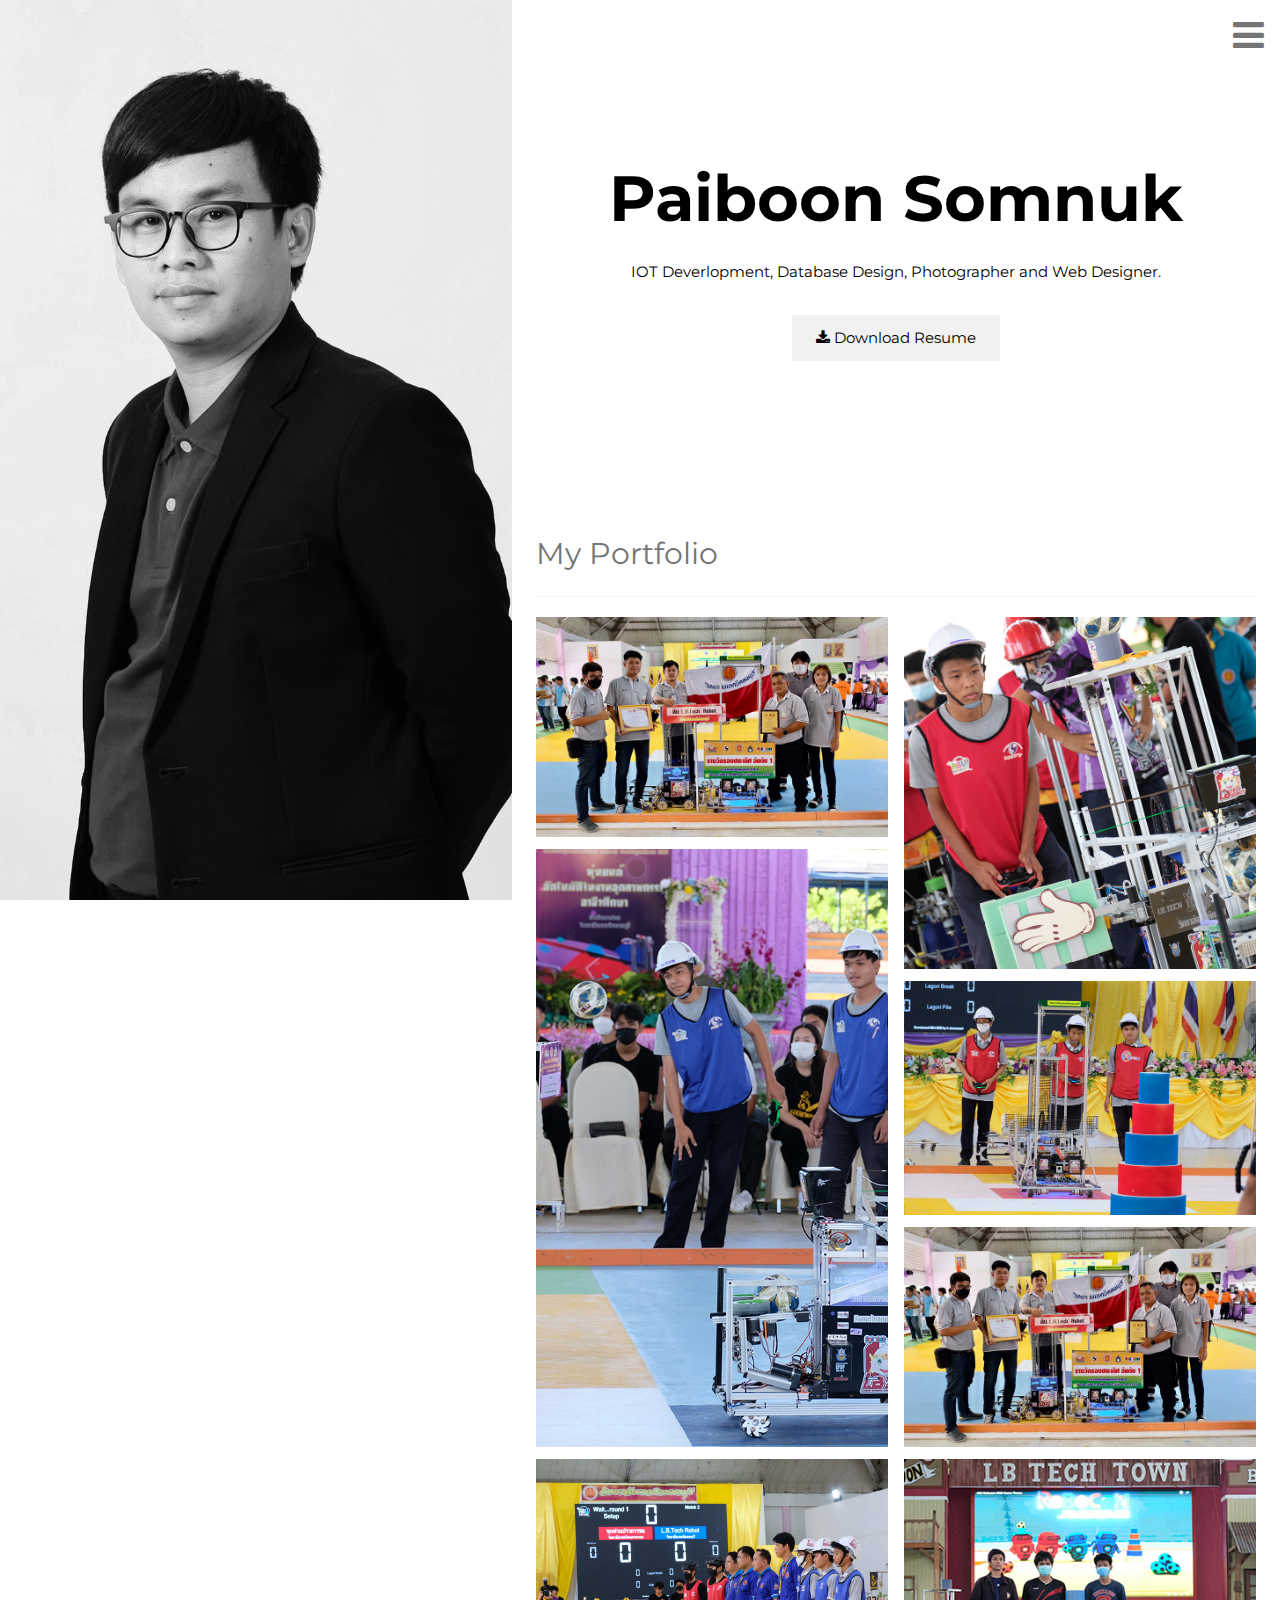
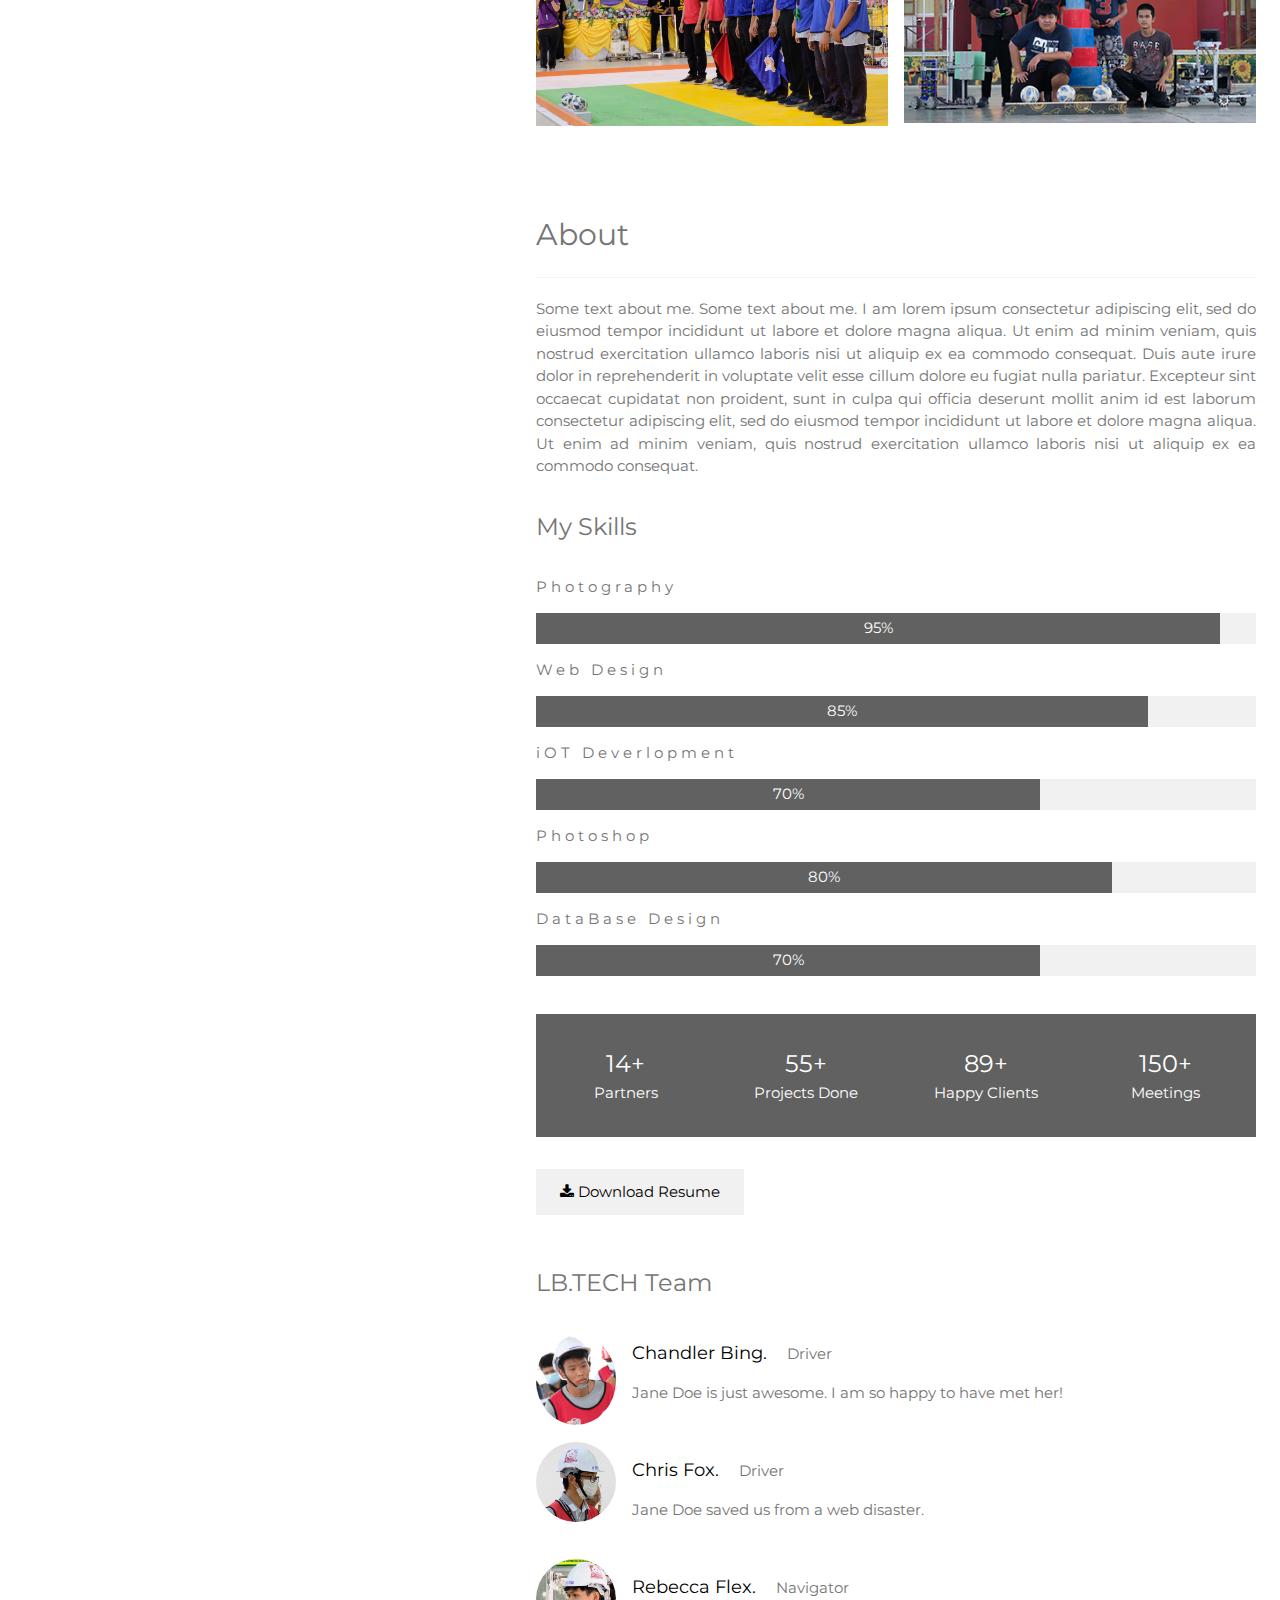
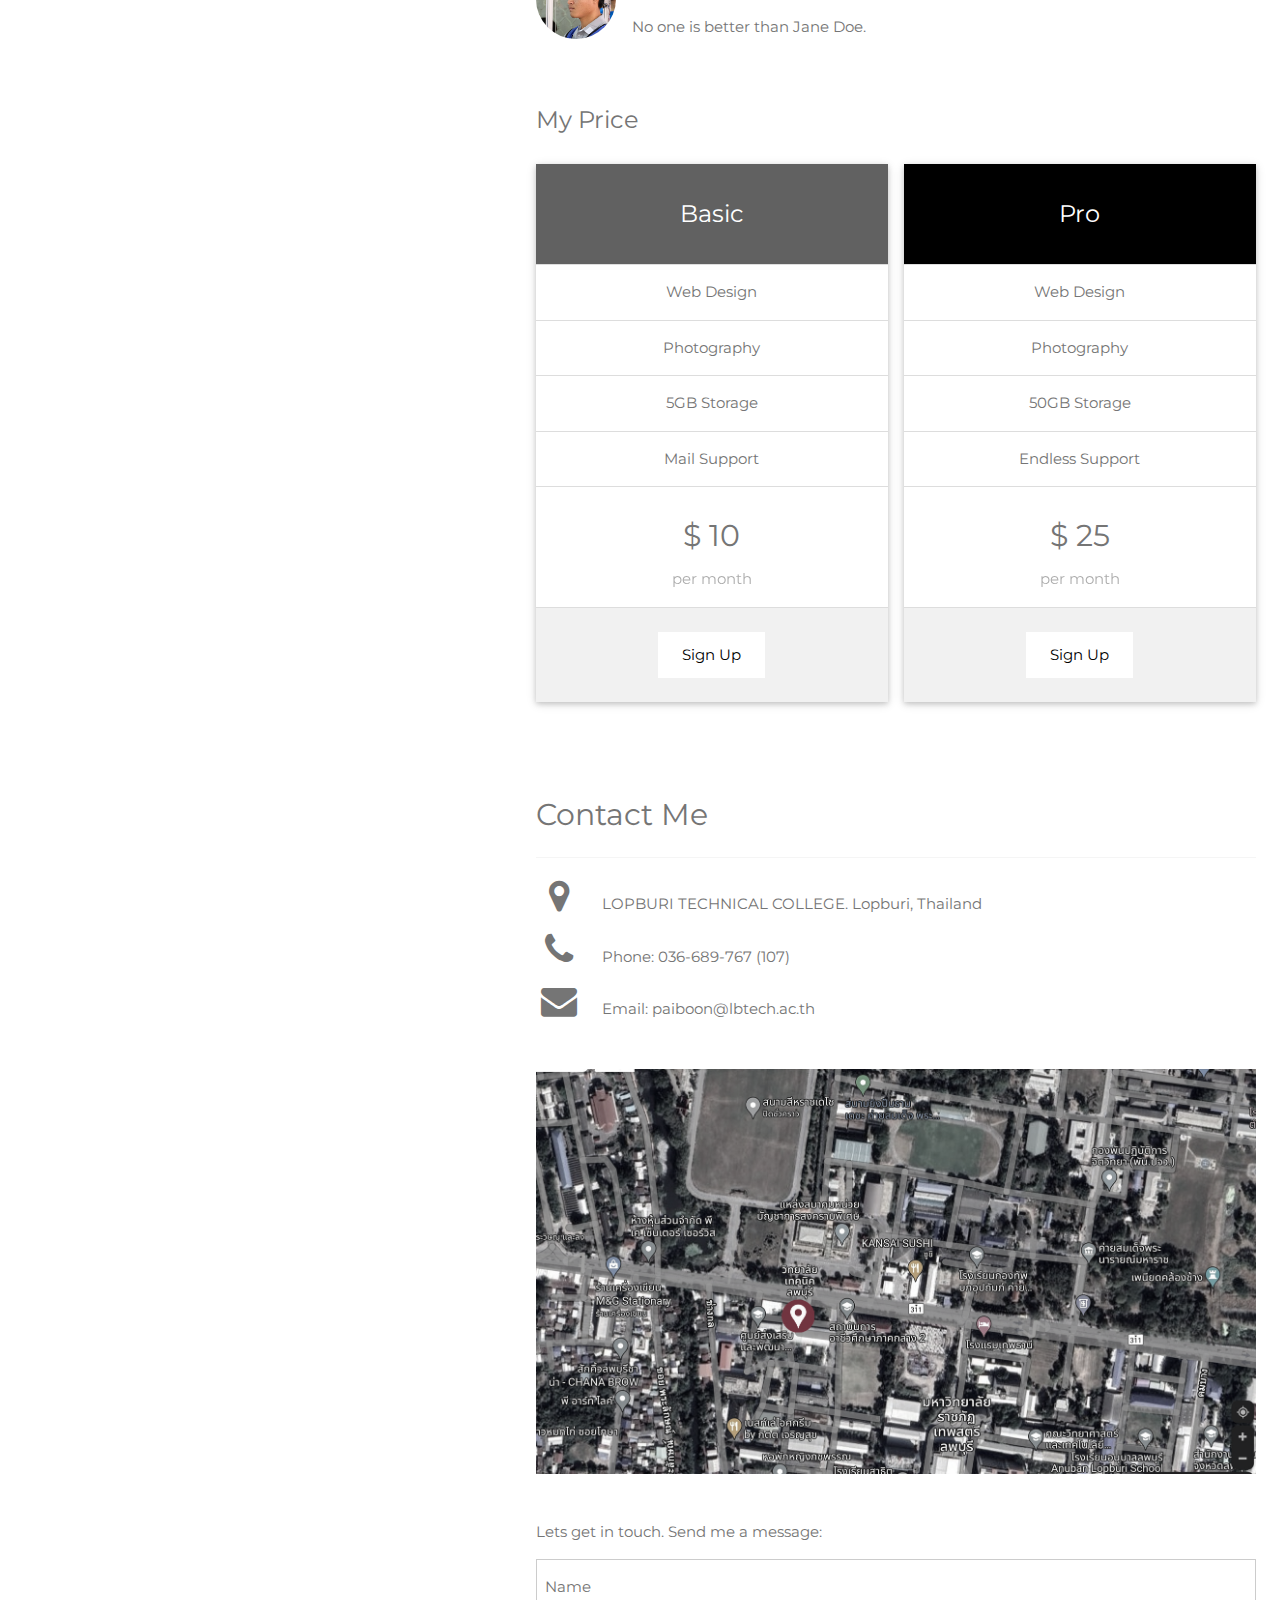
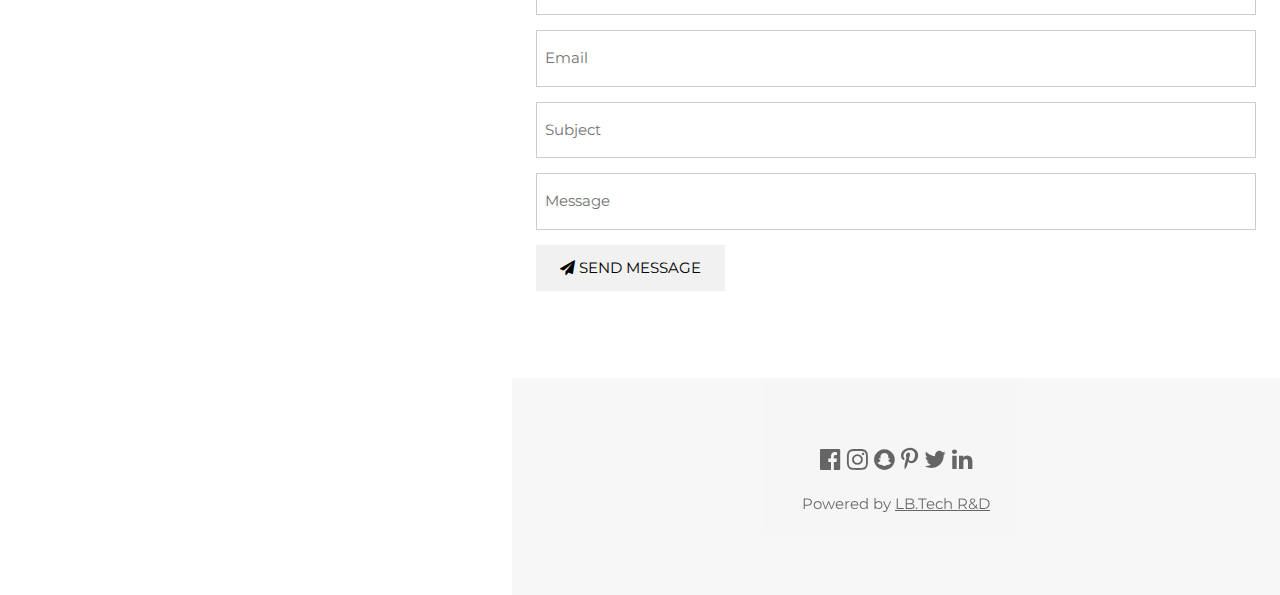
<file: index.html>
<!DOCTYPE html>
<html>
<head>
<title>My Frist Portfolio Template</title>
<meta charset="UTF-8">
<meta name="viewport" content="width=device-width, initial-scale=1">

<!-- Font Family and icon -->
<link rel="stylesheet" href="https://fonts.googleapis.com/css?family=Montserrat">
<link rel="stylesheet" href="https://cdnjs.cloudflare.com/ajax/libs/font-awesome/4.7.0/css/font-awesome.min.css">

<!-- Main CSS by w3.css -->
<link rel="stylesheet" href="w3.css">

<style>
body, h1,h2,h3,h4,h5,h6 {font-family: "Montserrat", sans-serif}
.w3-row-padding img {margin-bottom: 12px}
.bgimg {
  background-position: center;
  background-repeat: no-repeat;
  background-size: cover;
  background-image: url('images/profile_01.jpg');
  min-height: 100%;
}
</style>
</head>
<body>

<!-- Sidebar with image -->
<nav class="w3-sidebar w3-hide-medium w3-hide-small" style="width:40%">
  <div class="bgimg"></div>
</nav>

<!-- Hidden Sidebar (reveals when clicked on menu icon)-->
<nav class="w3-sidebar w3-black w3-animate-right w3-xxlarge" style="display:none;padding-top:150px;right:0;z-index:2" id="mySidebar">
  <a href="javascript:void(0)" onclick="closeNav()" class="w3-button w3-black w3-xxxlarge w3-display-topright" style="padding:0 12px;">
    <i class="fa fa-remove"></i>
  </a>
  <div class="w3-bar-block w3-center">
    <a href="#" class="w3-bar-item w3-button w3-text-grey w3-hover-black" onclick="closeNav()">Home</a>
    <a href="#portfolio" class="w3-bar-item w3-button w3-text-grey w3-hover-black" onclick="closeNav()">Portfolio</a>
    <a href="#about" class="w3-bar-item w3-button w3-text-grey w3-hover-black" onclick="closeNav()">About</a>
    <a href="#contact" class="w3-bar-item w3-button w3-text-grey w3-hover-black" onclick="closeNav()">Contact</a>
  </div>
</nav>

<!-- Page Content -->
<div class="w3-main w3-padding-large" style="margin-left:40%">

  <!-- Menu icon to open sidebar -->
  <span class="w3-button w3-top w3-white w3-xxlarge w3-text-grey w3-hover-text-black" style="width:auto;right:0;" onclick="openNav()"><i class="fa fa-bars"></i></span>

  <!-- Header -->
  <header class="w3-container w3-center" style="padding:128px 16px" id="home">
    <h1 class="w3-jumbo"><b>Paiboon Somnuk</b></h1>
    <p>IOT Deverlopment, Database Design, Photographer and Web Designer.</p>
    <img src="images/profile_01.jpg" class="w3-image w3-hide-large w3-hide-small w3-round" style="display:block;width:60%;margin:auto;">
    <img src="images/profile_01.jpg" class="w3-image w3-hide-large w3-hide-medium w3-round" width="1000" height="1333">
    <button class="w3-button w3-light-grey w3-padding-large w3-margin-top">
      <i class="fa fa-download"></i> Download Resume
    </button>
  </header>

  <!-- Portfolio Section -->
  <div class="w3-padding-32 w3-content" id="portfolio">
    <h2 class="w3-text-grey">My Portfolio</h2>
    <hr class="w3-opacity">

    <!-- Grid for photos -->
    <div class="w3-row-padding" style="margin:0 -16px">
      <div class="w3-half">
        <img src="images/wedding.jpg" style="width:100%">
        <img src="images/rocks.jpg" style="width:100%">
        <img src="images/sailboat.jpg" style="width:100%">
      </div>

      <div class="w3-half">
        <img src="images/underwater.jpg" style="width:100%">
        <img src="images/chef.jpg" style="width:100%">
        <img src="images/wedding.jpg" style="width:100%">
        <img src="images/p6.jpg" style="width:100%">
      </div>
    <!-- End photo grid -->
    </div>
  <!-- End Portfolio Section -->
  </div>

  <!-- About Section -->
  <div class="w3-content w3-justify w3-text-grey w3-padding-32" id="about">
    <h2>About</h2>
    <hr class="w3-opacity">
    <p>Some text about me. Some text about me. I am lorem ipsum consectetur adipiscing elit, sed do eiusmod tempor incididunt ut labore et dolore magna aliqua. Ut enim ad minim veniam, quis nostrud exercitation ullamco laboris nisi ut aliquip ex ea commodo
      consequat. Duis aute irure dolor in reprehenderit in voluptate velit esse cillum dolore eu fugiat nulla pariatur. Excepteur sint occaecat cupidatat non proident, sunt in culpa qui officia deserunt mollit anim id est laborum consectetur adipiscing
      elit, sed do eiusmod tempor incididunt ut labore et dolore magna aliqua. Ut enim ad minim veniam, quis nostrud exercitation ullamco laboris nisi ut aliquip ex ea commodo consequat.
    </p>
    <h3 class="w3-padding-16">My Skills</h3>
    <p class="w3-wide">Photography</p>
    <div class="w3-light-grey">
      <div class="w3-container w3-center w3-padding-small w3-dark-grey" style="width:95%">95%</div>
    </div>
    <p class="w3-wide">Web Design</p>
    <div class="w3-light-grey">
      <div class="w3-container w3-center w3-padding-small w3-dark-grey" style="width:85%">85%</div>
    </div>
    <p class="w3-wide">iOT Deverlopment</p>
    <div class="w3-light-grey">
      <div class="w3-container w3-center w3-padding-small w3-dark-grey" style="width:70%">70%</div>
    </div>
    <p class="w3-wide">Photoshop</p>
    <div class="w3-light-grey">
      <div class="w3-container w3-center w3-padding-small w3-dark-grey" style="width:80%">80%</div>
    </div>
    <p class="w3-wide">DataBase Design</p>
    <div class="w3-light-grey">
      <div class="w3-container w3-center w3-padding-small w3-dark-grey" style="width:70%">70%</div>
    </div>
    <br>

    <div class="w3-row w3-center w3-dark-grey w3-padding-16 w3-section">
      <div class="w3-quarter w3-section">
        <span class="w3-xlarge">14+</span><br>
        Partners
      </div>
      <div class="w3-quarter w3-section">
        <span class="w3-xlarge">55+</span><br>
        Projects Done
      </div>
      <div class="w3-quarter w3-section">
        <span class="w3-xlarge">89+</span><br>
        Happy Clients
      </div>
      <div class="w3-quarter w3-section">
        <span class="w3-xlarge">150+</span><br>
        Meetings
      </div>
    </div>

    <button class="w3-button w3-light-grey w3-padding-large w3-section">
      <i class="fa fa-download"></i> Download Resume
    </button>

    <!-- Testimonials -->
    <h3 class="w3-padding-24">LB.TECH Team</h3>
    <img src="images/avatar_smoke.jpg" alt="Avatar" class="w3-left w3-circle w3-margin-right" style="width:80px">
    <p><span class="w3-large w3-text-black w3-margin-right">Chandler Bing.</span> Driver</p>
    <p>Jane Doe is just awesome. I am so happy to have met her!</p><br>
   
    <img src="images/bandmember.jpg" alt="Avatar" class="w3-left w3-circle w3-margin-right" style="width:80px">
    <p><span class="w3-large w3-text-black w3-margin-right">Chris Fox.</span> Driver</p>
    <p>Jane Doe saved us from a web disaster.</p><br>
    
    <img src="images/avatar_g2.jpg" alt="Avatar" class="w3-left w3-circle w3-margin-right" style="width:80px">
    <p><span class="w3-large w3-text-black w3-margin-right">Rebecca Flex.</span> Navigator</p>
    <p>No one is better than Jane Doe.</p><br>
    
    <!-- Grid for pricing tables -->
    <h3 class="w3-padding-16">My Price</h3>
    <div class="w3-row-padding" style="margin:0 -16px">
      <div class="w3-half w3-margin-bottom">
        <ul class="w3-ul w3-center w3-card w3-hover-shadow">
          <li class="w3-dark-grey w3-xlarge w3-padding-32">Basic</li>
          <li class="w3-padding-16">Web Design</li>
          <li class="w3-padding-16">Photography</li>
          <li class="w3-padding-16">5GB Storage</li>
          <li class="w3-padding-16">Mail Support</li>
          <li class="w3-padding-16">
            <h2>$ 10</h2>
            <span class="w3-opacity">per month</span>
          </li>
          <li class="w3-light-grey w3-padding-24">
            <button class="w3-button w3-white w3-padding-large w3-hover-black">Sign Up</button>
          </li>
        </ul>
      </div>

      <div class="w3-half">
        <ul class="w3-ul w3-center w3-card w3-hover-shadow">
          <li class="w3-black w3-xlarge w3-padding-32">Pro</li>
          <li class="w3-padding-16">Web Design</li>
          <li class="w3-padding-16">Photography</li>
          <li class="w3-padding-16">50GB Storage</li>
          <li class="w3-padding-16">Endless Support</li>
          <li class="w3-padding-16">
            <h2>$ 25</h2>
            <span class="w3-opacity">per month</span>
          </li>
          <li class="w3-light-grey w3-padding-24">
            <button class="w3-button w3-white w3-padding-large w3-hover-black">Sign Up</button>
          </li>
        </ul>
      </div>
    <!-- End Grid/Pricing tables -->
    </div>
    
  <!-- End About Section -->
  </div>

  <!-- Contact Section -->
  <div class="w3-padding-32 w3-content w3-text-grey" id="contact" style="margin-bottom:64px">
    <h2>Contact Me</h2>
    <hr class="w3-opacity">

    <div class="w3-section">
      <p><i class="fa fa-map-marker fa-fw w3-xxlarge w3-margin-right"></i> LOPBURI TECHNICAL COLLEGE. Lopburi, Thailand</p>
      <p><i class="fa fa-phone fa-fw w3-xxlarge w3-margin-right"></i> Phone: 036-689-767 (107)</p>
      <p><i class="fa fa-envelope fa-fw w3-xxlarge w3-margin-right"> </i> Email: paiboon@lbtech.ac.th</p>
    </div>
    
    <!-- Image of location/map -->
    <img src="images/map.jpg" class="w3-image w3-greyscale" style="width:100%;margin:32px 0">
   
    <p>Lets get in touch. Send me a message:</p>
    <form action="/action_page.php" target="_blank">
      <p><input class="w3-input w3-padding-16 w3-border" type="text" placeholder="Name" required name="Name"></p>
      <p><input class="w3-input w3-padding-16 w3-border" type="text" placeholder="Email" required name="Email"></p>
      <p><input class="w3-input w3-padding-16 w3-border" type="text" placeholder="Subject" required name="Subject"></p>
      <p><input class="w3-input w3-padding-16 w3-border" type="text" placeholder="Message" required name="Message"></p>
      <p>
        <button class="w3-button w3-light-grey w3-padding-large" type="submit">
          <i class="fa fa-paper-plane"></i> SEND MESSAGE
        </button>
      </p>
    </form>
  <!-- End Contact Section -->
  </div>  
  
  <!-- Footer -->
  <footer class="w3-container w3-padding-64 w3-light-grey w3-center w3-opacity w3-xlarge" style="margin:-24px">
    <i class="fa fa-facebook-official w3-hover-opacity"></i>
    <i class="fa fa-instagram w3-hover-opacity"></i>
    <i class="fa fa-snapchat w3-hover-opacity"></i>
    <i class="fa fa-pinterest-p w3-hover-opacity"></i>
    <i class="fa fa-twitter w3-hover-opacity"></i>
    <i class="fa fa-linkedin w3-hover-opacity"></i>
    <p class="w3-medium">Powered by <a href="#" target="_blank" class="w3-hover-text-green">LB.Tech R&D</a></p>
  <!-- End footer -->
  </footer>
  
<!-- END PAGE CONTENT -->
</div>

<script>
// Open and close sidebar
function openNav() {
  document.getElementById("mySidebar").style.width = "60%";
  document.getElementById("mySidebar").style.display = "block";
}

function closeNav() {
  document.getElementById("mySidebar").style.display = "none";
}
</script>

</body>
</html>
</file>
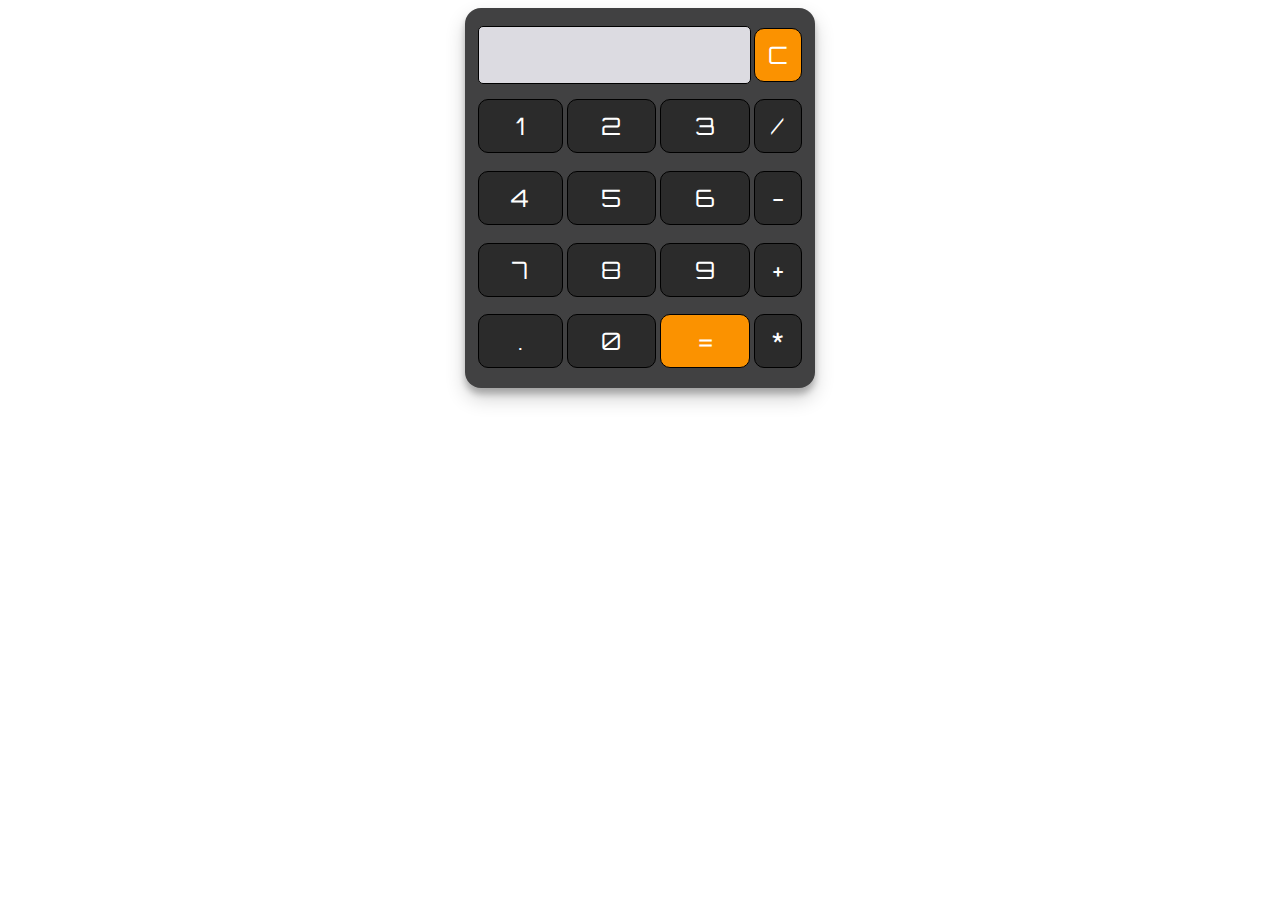
<file: Cal2.html>
<!DOCTYPE html>
<html lang="en" dir="ltr">
<head>
  <meta charset="utf-8">
  <title> Simple Calculator using HTML, CSS and JavaScript </title>
  <link rel="stylesheet" href="styles.css">
</head>
<body>
<table class="calculator" >
  <tr>
    <td colspan="3"> <input class="display-box" type="text" id="result" disabled /> </td>
    <!-- clearScreen() function clear all the values -->
    <td> <input type="button" value=" C " onclick="clearScreen()" id="btn" /> </td>
  </tr>
  <tr>
    <!-- display() function display the value of clicked button -->
    <td> <input type="button" value="1" onclick="display('1')" /> </td>
    <td> <input type="button" value="2" onclick="display('2')" /> </td>
    <td> <input type="button" value="3" onclick="display('3')" /> </td>
    <td> <input type="button" value="/" onclick="display('/')" /> </td>
  </tr>
  <tr>
    <td> <input type="button" value="4" onclick="display('4')" /> </td>
    <td> <input type="button" value="5" onclick="display('5')" /> </td>
    <td> <input type="button" value="6" onclick="display('6')" /> </td>
    <td> <input type="button" value="-" onclick="display('-')" /> </td>
  </tr>
  <tr>
    <td> <input type="button" value="7" onclick="display('7')" /> </td>
    <td> <input type="button" value="8" onclick="display('8')" /> </td>
    <td> <input type="button" value="9" onclick="display('9')" /> </td>
    <td> <input type="button" value="+" onclick="display('+')" /> </td>
  </tr>
  <tr>
    <td> <input type="button" value="." onclick="display('.')" /> </td>
    <td> <input type="button" value="0" onclick="display('0')" /> </td>
    <!-- calculate() function evaluate the mathematical expression -->
    <td> <input type="button" value="=" onclick="calculate()" id="btn" /> </td>
    <td> <input type="button" value="*" onclick="display('*')" /> </td>
  </tr>
</table>
<script type="text/javascript" src="script.js"></script>
</body>
</html>
</file>
<file: styles.css>
@import url('https://fonts.googleapis.com/css2?family=Orbitron&display=swap');
.calculator {
    padding: 10px;
    border-radius: 1em;
    height: 380px;
    width: 350px;
    margin: auto;
    background-color: #414142;
    box-shadow: rgba(0, 0, 0, 0.19) 0px 10px 20px, rgba(0, 0, 0, 0.23) 0px 6px 6px;
}
.display-box {
    font-family: 'Orbitron', sans-serif;
    font-size: x-large;
    background-color: #dcdbe1;
    border: solid black 0.5px;
    color: black;
    border-radius: 5px;
    width: 98%;
    height: 80%;
}
#btn {
    background-color: #fb9200;
}
input[type=button] {
    font-family: 'Orbitron', sans-serif;
    font-size: x-large;
    background-color: #2b2b2b;
    color: white;
    border: solid black 0.5px;
    width: 100%;
    border-radius: 10px;
    height: 80%;
    outline: none;
}
input:active[type=button] {
    background: #e5e5e5;
    -webkit-box-shadow: inset 0px 0px 5px #c1c1c1;
    -moz-box-shadow: inset 0px 0px 5px #c1c1c1;
    box-shadow: inset 0px 0px 5px #c1c1c1;
}
</file>
